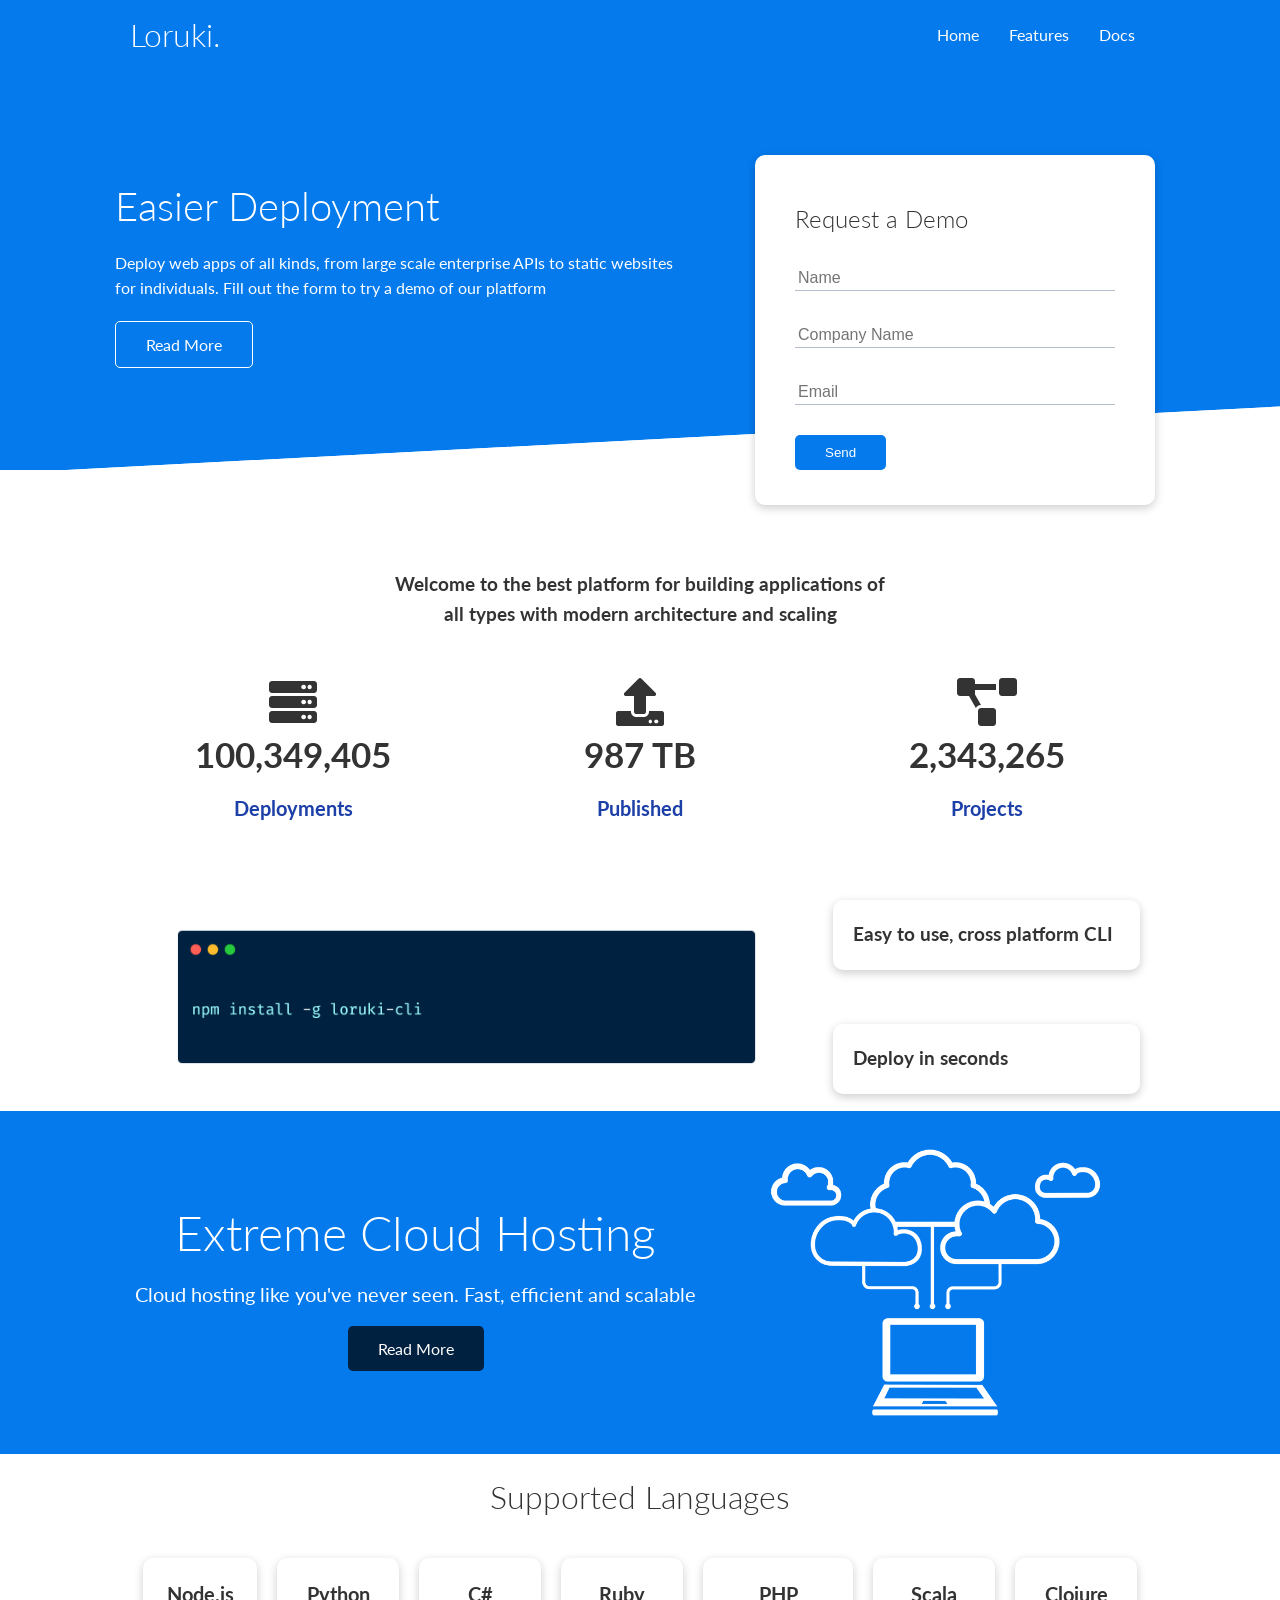
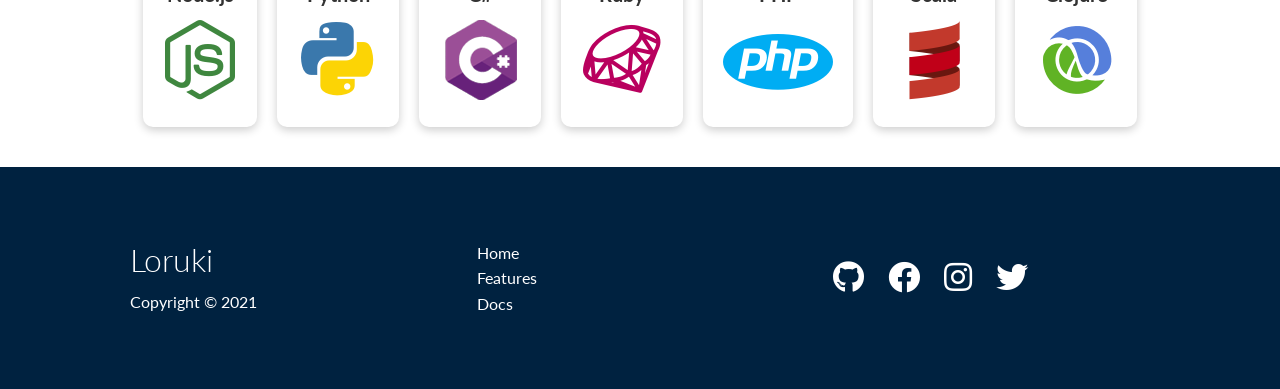
<file: Hosting site/index.html>
<!DOCTYPE html>
<html lang="en">
<head>
    <meta charset="UTF-8">
    <meta name="viewport" content="width=device-width, initial-scale=1.0">
    <link rel="stylesheet" href="https://cdnjs.cloudflare.com/ajax/libs/font-awesome/5.15.1/css/all.min.css" integrity="sha512-+4zCK9k+qNFUR5X+cKL9EIR+ZOhtIloNl9GIKS57V1MyNsYpYcUrUeQc9vNfzsWfV28IaLL3i96P9sdNyeRssA==" crossorigin="anonymous" />
    <link rel="stylesheet" href="css/utilities.css">
    <link rel="stylesheet" href="css/style.css">
    <title>Loruki | Cloud Hosting For Everyone</title>
</head>
<body>
    <!-- Navbar-->
    <div class="navbar">
        <div class="container flex">
            <h1 class="logo">Loruki.</h1>
            <nav>

            </nav>
            <ul>
                <li><a href="index.html">Home</a></li>
                <li><a href="features.html">Features</a></li>
                <li><a href="docs.html">Docs</a></li>
            </ul>
        </div>
    </div>

    <!-- Showcase -->
    <section class="showcase">
        <div class="container grid">
            <div class="showcase-text">
                <h1>Easier Deployment</h1>
                <p>Deploy web apps of all kinds, from large scale enterprise APIs to static websites for individuals. Fill out the form to try a demo of our platform</p>
                <a href="features.html" class="btn btn-outline">Read More</a>
            </div>

            <div class="showcase-form card">
                <h2>Request a Demo</h2>
                <form>
                    <div class="form-control">
                        <input type="text" name="name" placeholder="Name" required>
                    </div>
                    <div class="form-control">
                        <input type="text" name="company" placeholder="Company Name" required>
                    </div>
                    <div class="form-control">
                        <input type="email" name="email" placeholder="Email" required>
                    </div>
                    <input type="submit" value="Send" class="btn btn-primary">
                </form>
            </div>
        </div>
    </section>

    <!-- Stats -->
    <section class="stats">
        <div class="container">
            <h3 class="stats-heading text-center my-1">
                Welcome to the best platform for building applications of all types with modern architecture and scaling
            </h3>

            <div class="grid grid-3 text-center my-4">
                <div>
                    <i class="fas fa-server fa-3x"></i>
                    <h3>100,349,405</h3>
                    <p class="text-secondary">Deployments</p>
                </div>
                <div>
                    <i class="fas fa-upload fa-3x"></i>
                    <h3>987 TB</h3>
                    <p class="text-secondary">Published</p>
                </div>
                <div>
                     <i class="fas fa-project-diagram fa-3x"></i>
                    <h3>2,343,265</h3>
                    <p class="text-secondary">Projects</p></div>
            </div>
        </div>
    </section>

    <!-- Cli -->
    <section class="cli">
        <div class="container grid">
            <img src="images/cli.png" alt="">
            <div class="card">
                <h3>Easy to use, cross platform CLI</h3>
            </div>
            <div class="card">
                <h3>Deploy in seconds</h3>
            </div>
        </div>
    </section>

    <!-- Cloud -->
    <section class="cloud bg-primary my2 py-2">
        <div class="container grid">
            <div class="text-center">
                <h2 class="lg">Extreme Cloud Hosting</h2>
                <p class="lead my-1">Cloud hosting like you've never seen. Fast, efficient and scalable</p>
                <a href="features.html" class="btn btn-dark">Read More</a>
            </div>
            <img src="images/cloud.png" alt="">
        </div>
    </section>

    <!-- Languages -->
    <section class="languages">
        <h2 class="md text-center my-2">
            Supported Languages
        </h2>
        <div class="container flex">
            <div class="card">
                <h4>Node.js</h4>
                <img src="images/logos/node.png" alt="">
            </div>
            <div class="card">
                <h4>Python</h4>
                <img src="images/logos/python.png" alt="">
              </div>
              <div class="card">
                <h4>C#</h4>
                <img src="images/logos/csharp.png" alt="">
              </div>
              <div class="card">
                <h4>Ruby</h4>
                <img src="images/logos/ruby.png" alt="">
              </div>
              <div class="card">
                <h4>PHP</h4>
                <img src="images/logos/php.png" alt="">
              </div>
              <div class="card">
                <h4>Scala</h4>
                <img src="images/logos/scala.png" alt="">
              </div>
              <div class="card">
                <h4>Clojure</h4>
                <img src="images/logos/clojure.png" alt="">
              </div>
        </div>
    </section>

    <!-- Footer -->
    <footer class="footer bg-dark py-5">
        <div class="container grid grid-3">
            <div>
                <h1>Loruki</h1>
                <p>Copyright &copy; 2021</p>
            </div>
            <nav>
                <ul>
                    <li><a href="index.html">Home</a></li>
                    <li><a href="features.html">Features</a></li>
                    <li><a href="docs.html">Docs</a></li>
                </ul>
            </nav>
            <div class="social">
                <a href="#"><i class="fab fa-github fa-2x"></i></a>
                <a href="#"><i class="fab fa-facebook fa-2x"></i></a>
                <a href="#"><i class="fab fa-instagram fa-2x"></i></a>
                <a href="#"><i class="fab fa-twitter fa-2x"></i></a>
            </div>
        </div>
    </footer>
</body>
</html>
</file>
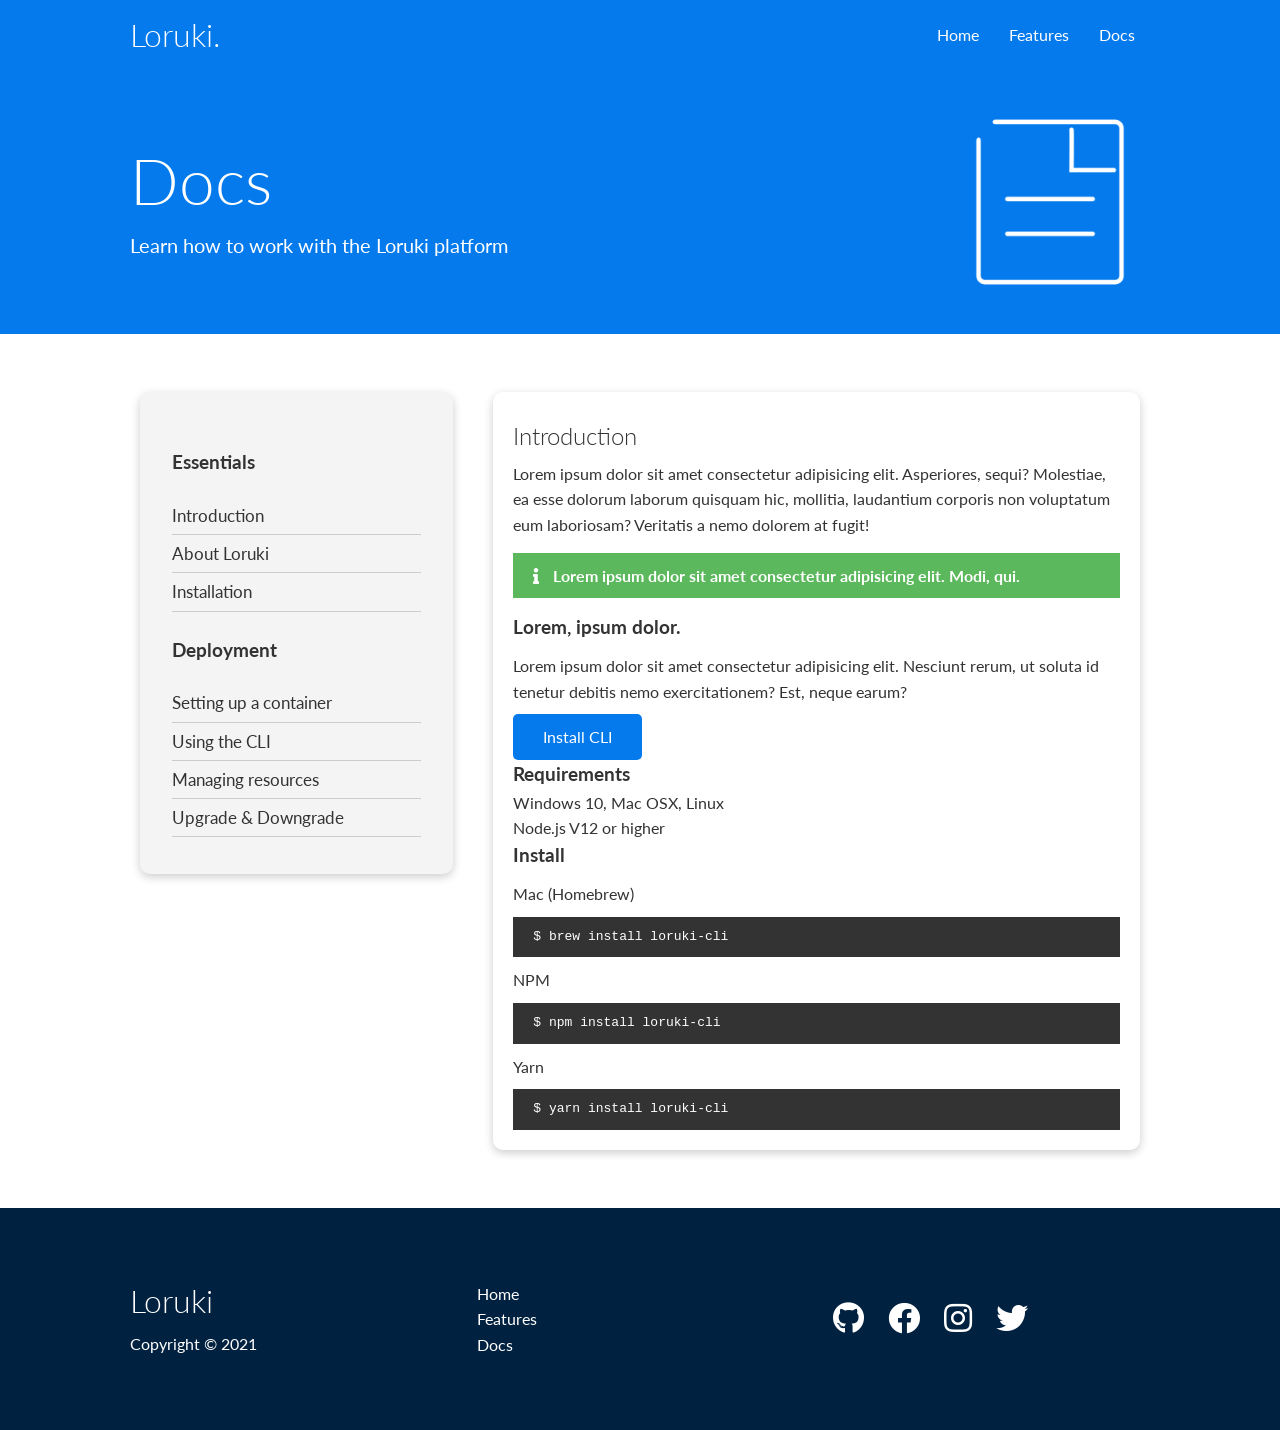
<file: Hosting site/docs.html>
<!DOCTYPE html>
<html lang="en">
<head>
    <meta charset="UTF-8">
    <meta name="viewport" content="width=device-width, initial-scale=1.0">
    <link rel="stylesheet" href="https://cdnjs.cloudflare.com/ajax/libs/font-awesome/5.15.1/css/all.min.css" integrity="sha512-+4zCK9k+qNFUR5X+cKL9EIR+ZOhtIloNl9GIKS57V1MyNsYpYcUrUeQc9vNfzsWfV28IaLL3i96P9sdNyeRssA==" crossorigin="anonymous" />
    <link rel="stylesheet" href="css/utilities.css">
    <link rel="stylesheet" href="css/style.css">
    <title>Loruki | Cloud Hosting For Everyone</title>
</head>
<body>
    <!-- Navbar-->
    <div class="navbar">
        <div class="container flex">
            <h1 class="logo">Loruki.</h1>
            <nav>

            </nav>
            <ul>
                <li><a href="index.html">Home</a></li>
                <li><a href="features.html">Features</a></li>
                <li><a href="docs.html">Docs</a></li>
            </ul>
        </div>
    </div>
    <!-- Head -->
    <section class="docs-head bg-primary py-3">
        <div class="container grid">
            <div>
                <h1 class="xl">Docs</h1>
                <p class="lead">Learn how to work with the Loruki platform
                </p>
            </div>
            <img src="images/docs.png" alt="">
        </div>
    </section>

    <!-- Docs main-->
    <section class="docs-main my-4">
        <div class="container grid">
            <div class="card bg-light p-3">
                <h3 class="my-2">Essentials</h3>
                <nav>
                    <ul>
                        <li><a href="#">Introduction</a></li>
                        <li><a href="#">About Loruki</a></li>
                        <li><a href="#">Installation</a></li>
                    </ul>
                </nav>

                <h3 class="my-2">Deployment</h3>
                <nav>
                    <ul>
                        <li><a href="#">Setting up a container</a></li>
                        <li><a href="#">Using the CLI</a></li>
                        <li><a href="#">Managing resources</a></li>
                        <li><a href="#">Upgrade & Downgrade</a></li>
                    </ul>
                </nav>
            </div>
            <div class="card">
                <h2>Introduction</h2>
                <p>Lorem ipsum dolor sit amet consectetur adipisicing elit. Asperiores, sequi? Molestiae, ea esse dolorum laborum quisquam hic, mollitia, laudantium corporis non voluptatum eum laboriosam? Veritatis a nemo dolorem at fugit!</p>
                <div class="alert alert-success">
                    <i class="fas fa-info"></i>
                    Lorem ipsum dolor sit amet consectetur adipisicing elit. Modi, qui.
                </div>
                <h3>Lorem, ipsum dolor.</h3>
                <p>Lorem ipsum dolor sit amet consectetur adipisicing elit. Nesciunt rerum, ut soluta id tenetur debitis nemo exercitationem? Est, neque earum?</p>
                <a href="#" class="btn btn-primary">Install CLI</a>

                <h3>Requirements</h3>
                <ul>
                    <li>Windows 10, Mac OSX, Linux</li>
                    <li>Node.js V12 or higher</li>
                </ul>

                <h3>Install</h3>
                <p>Mac (Homebrew)</p>
                <pre><code>$ brew install loruki-cli</code></pre>
                <p>NPM</p>
                <pre><code>$ npm install loruki-cli</code></pre>
                <p>Yarn</p>
                <pre><code>$ yarn install loruki-cli</code></pre>
            </div>
        </div>
    </section>

    <!-- Footer -->
    <footer class="footer bg-dark py-5">
        <div class="container grid grid-3">
            <div>
                <h1>Loruki</h1>
                <p>Copyright &copy; 2021</p>
            </div>
            <nav>
                <ul>
                    <li><a href="index.html">Home</a></li>
                    <li><a href="features.html">Features</a></li>
                    <li><a href="docs.html">Docs</a></li>
                </ul>
            </nav>
            <div class="social">
                <a href="#"><i class="fab fa-github fa-2x"></i></a>
                <a href="#"><i class="fab fa-facebook fa-2x"></i></a>
                <a href="#"><i class="fab fa-instagram fa-2x"></i></a>
                <a href="#"><i class="fab fa-twitter fa-2x"></i></a>
            </div>
        </div>
    </footer>
</body>
</html>
</file>
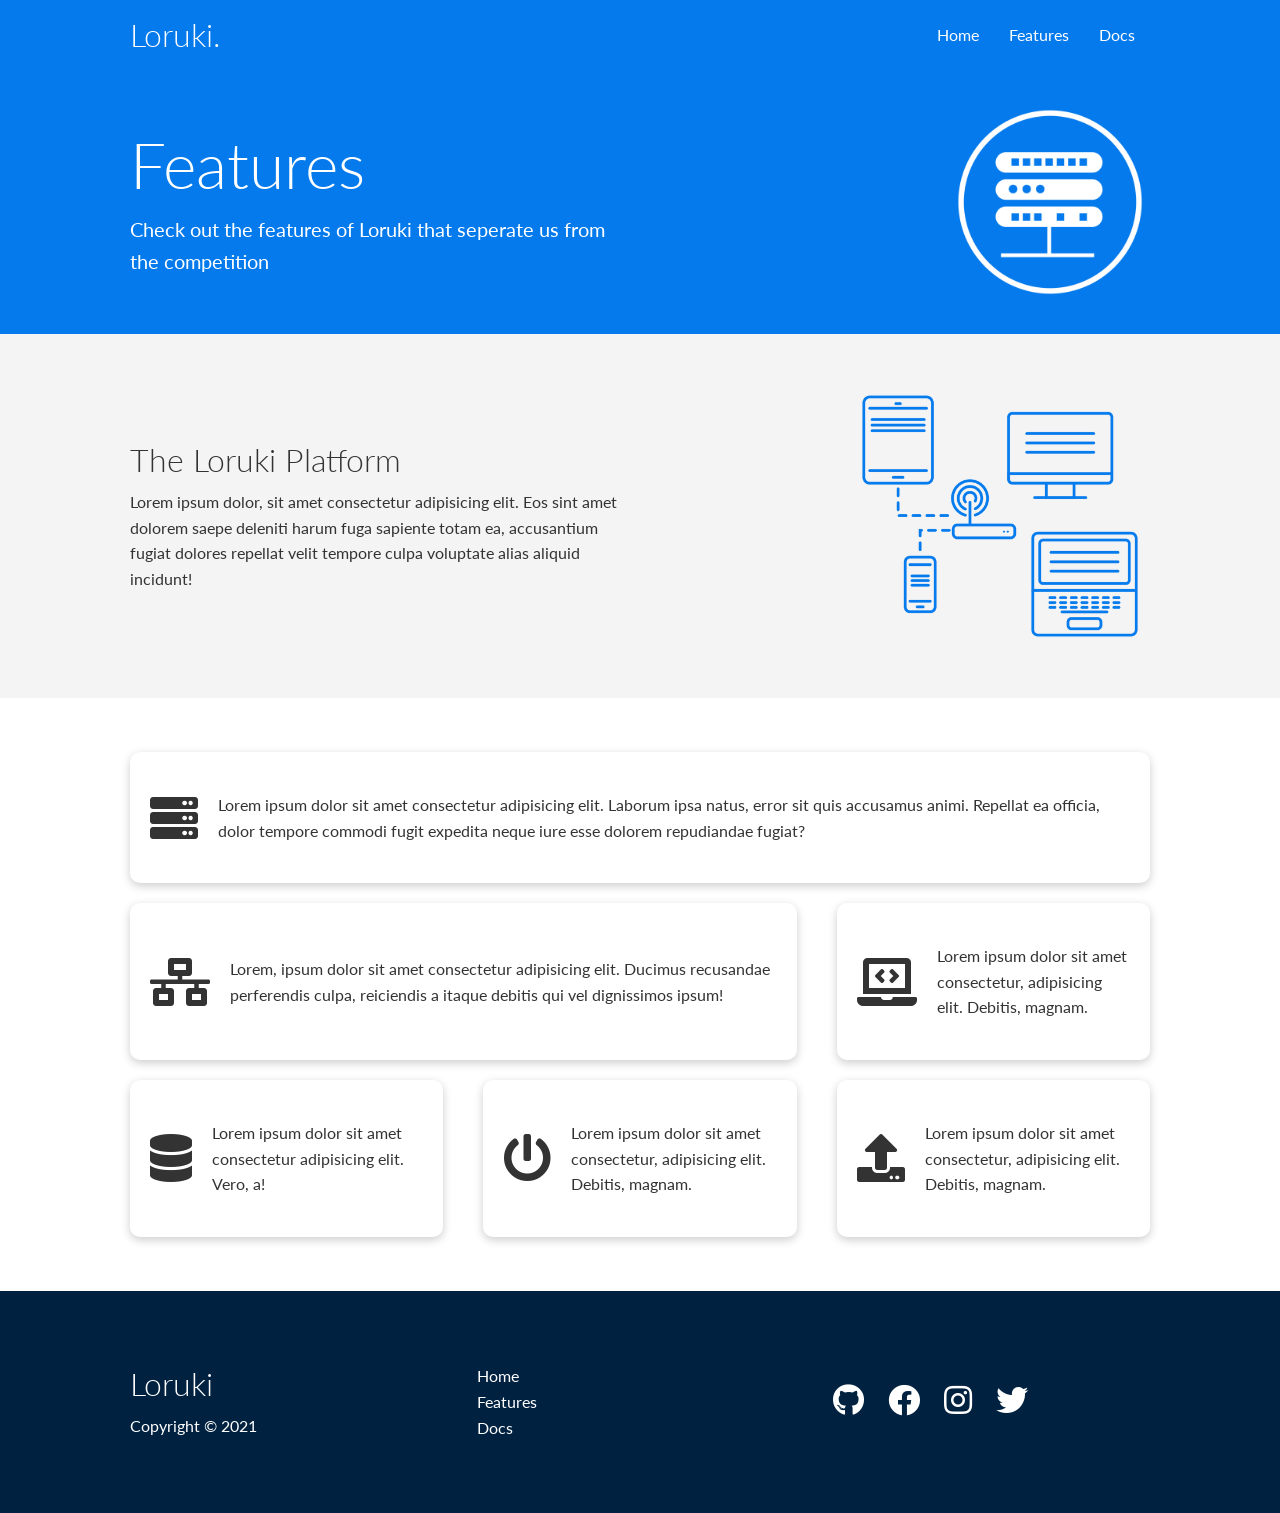
<file: Hosting site/features.html>
<!DOCTYPE html>
<html lang="en">
<head>
    <meta charset="UTF-8">
    <meta name="viewport" content="width=device-width, initial-scale=1.0">
    <link rel="stylesheet" href="https://cdnjs.cloudflare.com/ajax/libs/font-awesome/5.15.1/css/all.min.css" integrity="sha512-+4zCK9k+qNFUR5X+cKL9EIR+ZOhtIloNl9GIKS57V1MyNsYpYcUrUeQc9vNfzsWfV28IaLL3i96P9sdNyeRssA==" crossorigin="anonymous" />
    <link rel="stylesheet" href="css/utilities.css">
    <link rel="stylesheet" href="css/style.css">
    <title>Loruki | Cloud Hosting For Everyone</title>
</head>
<body>
    <!-- Navbar-->
    <div class="navbar">
        <div class="container flex">
            <h1 class="logo">Loruki.</h1>
            <nav>

            </nav>
            <ul>
                <li><a href="index.html">Home</a></li>
                <li><a href="features.html">Features</a></li>
                <li><a href="docs.html">Docs</a></li>
            </ul>
        </div>
    </div>
    <!-- Head -->
    <section class="features-head bg-primary py-3">
        <div class="container grid">
            <div>
                <h1 class="xl">Features</h1>
                <p class="lead">Check out the features of Loruki that seperate us from the competition
                </p>
            </div>
            <img src="images/server.png" alt="">
        </div>
    </section>

    <!-- Sub head -->
    <section class="features-sub-head bg-light py-3">
        <div class="container grid">
            <div>
                <h1 class="md">The Loruki Platform</h1>
                <p>Lorem ipsum dolor, sit amet consectetur adipisicing elit. Eos sint amet dolorem saepe deleniti harum fuga sapiente totam ea, accusantium fugiat dolores repellat velit tempore culpa voluptate alias aliquid incidunt!
                </p>
            </div>
            <img src="images/server2.png" alt="">
        </div>
    </section>

    <section class="features-main my-2">
        <div class="container grid grid-3">
            <div class="card flex">
                <i class="fas fa-server fa-3x"></i>
                    <p>Lorem ipsum dolor sit amet consectetur adipisicing elit. Laborum ipsa natus, error sit quis accusamus animi. Repellat ea officia, dolor tempore commodi fugit expedita neque iure esse dolorem repudiandae fugiat?</p>
            </div>
            <div class="card flex">
                <i class="fas fa-network-wired fa-3x"></i>
                <p>
                    Lorem, ipsum dolor sit amet consectetur adipisicing elit. Ducimus
                    recusandae perferendis culpa, reiciendis a itaque debitis qui vel
                    dignissimos ipsum!
                </p>
            </div>
            <div class="card flex">
                <i class="fas fa-laptop-code fa-3x"></i>
                <p>
                    Lorem ipsum dolor sit amet consectetur, adipisicing elit. Debitis,
                    magnam.
                </p>
            </div>
            <div class="card flex">
                <i class="fas fa-database fa-3x"></i>
                <p>
                    Lorem ipsum dolor sit amet consectetur adipisicing elit. Vero, a!
                </p>
            </div>
            <div class="card flex">
                <i class="fas fa-power-off fa-3x"></i>
                <p>
                    Lorem ipsum dolor sit amet consectetur, adipisicing elit. Debitis,
                    magnam.
                </p>
            </div>
            <div class="card flex">
                <i class="fas fa-upload fa-3x"></i>
                <p>
                    Lorem ipsum dolor sit amet consectetur, adipisicing elit. Debitis,
                    magnam.
                </p>
            </div>
        </div>
    </section>

    <!-- Footer -->
    <footer class="footer bg-dark py-5">
        <div class="container grid grid-3">
            <div>
                <h1>Loruki</h1>
                <p>Copyright &copy; 2021</p>
            </div>
            <nav>
                <ul>
                    <li><a href="index.html">Home</a></li>
                    <li><a href="features.html">Features</a></li>
                    <li><a href="docs.html">Docs</a></li>
                </ul>
            </nav>
            <div class="social">
                <a href="#"><i class="fab fa-github fa-2x"></i></a>
                <a href="#"><i class="fab fa-facebook fa-2x"></i></a>
                <a href="#"><i class="fab fa-instagram fa-2x"></i></a>
                <a href="#"><i class="fab fa-twitter fa-2x"></i></a>
            </div>
        </div>
    </footer>
</body>
</html>
</file>
<file: Hosting site/css/utilities.css>
/* Utilities */
.container{
    max-width:1100px;
    margin:0 auto;
    overflow:auto;
    padding:0 40px;
}

.card{
    background-color:#fff;
    color: #333;
    border-radius:10px;
    box-shadow:0 3px 10px rgba(0,0,0,0.2);
    padding:20px;
    margin:10px;
}

.btn{
    display: inline-block;
    padding:10px 30px;
    cursor: pointer;
    background: var(--primary-color);
    color: #fff;
    border:none;
    border-radius:5px;
}

.btn-outline{
    background-color:transparent;
    border:1px #fff solid;
}

.btn:hover{
    transform:scale(0.98);
}

/* Backgrounds & colored buttons */
.bg-primary,
.btn-primary{
    background-color:var(--primary-color);
    color: #fff;
}

.bg-secondary,
.btn-secondary{
    background-color:var(--secondary-color);
    color: #fff;
}

.bg-dark,
.btn-dark{
    background-color:var(--dark-color);
    color: #fff;
}

.bg-light,
.btn-light{
    background-color:var(--light-color);
    color: #333;
}

.bg-primary a,
.btn-primary a,
.bg-secondary a,
.btn-secondary a,
.bg-dark a,
.btn-dark a {
    color: #fff;
}

/* Text color */

.text-primary{
    color:var(--primary-color);
}

.text-secondary{
    color:var(--secondary-color);
}

.text-dark{
    color:var(--dark-color);
}

.text-light{
    color:var(--light-color);
}

/* Text size */
.lead {
    font-size: 20px;
}

.sm{
    font-size:1rem;
}

.md{
    font-size:2rem;
}

.lg{
    font-size:3rem;
}

.xl{
    font-size:4rem;
}
.text-center{
    text-align:center;
}

/* Aler */
.alert{
    background-color: var(--light-color);
    padding: 10px 20px;
    font-weight:bold;
    margin: 15px 0;
}

.alert i{
    margin-right:10px;
}

.alert-success{
    background-color: var(--success-color);
    color: #fff;
}

.alert-error{
    background-color: var(--error-color);
    color: #fff;
}

.flex{
    display:flex;
    justify-content:center;
    align-items:center;
    height:100%;
}

.grid{
    display:grid;
    grid-template-columns: repeat(2, 1fr);
    gap:20px;
    justify-content:center;
    align-items:center;
    height:100%;
}

.grid-3{
    grid-template-columns: repeat(3, 1fr);
}

/* Margin */
.my-1{
    margin: 1rem 0 ;
}

.my-2{
    margin: 1.5rem 0 ;
}

.my-3{
    margin: 2rem 0 ;
}

.my-4{
    margin: 3rem 0 ;
}

.my-5{
    margin: 4rem 0 ;
}

.m-1{
    margin: 1rem;
}

.m-2{
    margin: 1.5rem;
}

.m-3{
    margin: 2rem;
}

.m-4{
    margin: 3rem;
}

.m-5{
    margin: 4rem;
}

/* Paddin */

.py-1{
    padding: 1rem 0 ;
}

.py-2{
    padding: 1.5rem 0 ;
}

.py-3{
    padding: 2rem 0 ;
}

.py-4{
    padding: 3rem 0 ;
}

.py-5{
    padding: 4rem 0 ;
}

.p-1{
    padding: 1rem;
}

.p-2{
    padding: 1.5rem;
}

.p-3{
    padding: 2rem;
}

.p-4{
    padding: 3rem;
}

.p-5{
    padding: 4rem;
}
</file>
<file: Hosting site/css/style.css>
@import url('https://fonts.googleapis.com/css2?family=Lato:wght@300&display=swap');

:root{
    --primary-color:#047aed;
    --secondary-color:#1c3fa8;
    --dark-color:#002240;
    --light-color:#f4f4f4;
    --success-color: #5cb85c;
    --error-color: #d9534f;
}
*{
    box-sizing:border-box;
    padding:0;
    margin:0;
}

body{
    font-family: 'Lato', sans-serif;
    color:#333;
    line-height:1.6;
}

ul{
    list-style-type:none;
}

a{
    text-decoration:none;
    color:#333;
}

h1, h2{
    font-weight:300;
    line-height:1.2;
    margin:10px 0;
}

p{
    margin:10px 0;
}

img{
    width:100%;
}

code, pre{
    background: #333;
    color: #fff;
    padding:10px;
}

.navbar{
    background-color: var(--primary-color);
    color:#fff;
    height:70px;
}

.navbar ul{
    display:flex;
}

.navbar a{
    color: #fff;
    padding:10px;
    margin: 0 5px;
}

.navbar a:hover{
    border-bottom:2px #fff solid;
}
.navbar .flex{
    justify-content:space-between;
}

/* Showcase */
.showcase{
    height:400px;
    background-color:var(--primary-color);
    color: #fff;
    position:relative;

}

.showcase h1{
    font-size: 40px;
}

.showcase p{
    margin:20px 0;
}

.showcase .grid{
    overflow:visible;
    grid-template-columns: 55% 45%;
    gap:30px;
}

.showcase-text{
    animation: slideInFromLeft 1s ease-in;
}

.showcase-form{
    position:relative;
    top:60px;
    height:350px;
    width:400px;
    padding: 40px;
    z-index:100;
    justify-self: flex-end;
    animation: slideInFromRight 1s ease-in;
}

.showcase-form .form-control{
    margin:30px 0;
}

.showcase-form input[type='text'],
.showcase-form input[type='email']{
    border:0;
    border-bottom: 1px solid #b4becb;
    width:100%;
    padding:3px;
    font-size: 16px;
}

.showcase-form input:focus{
    outline:none;
}

.showcase::before,
.showcase::after{
    content:'';
    position: absolute;
    height: 100px;
    bottom: -70px;
    right:0;
    left:0;
    background: #fff;
    transform: skewY(-3deg);
    -webkit-transform: skewY(-3deg);
    -moz-transform: skewY(-3deg);
    -ms-transform: skewY(-3deg);
}

/* Stats */
.stats{
    padding-top: 100px;
    animation: slideInFromBottom 1s ease-in;
}

.stats-heading{
    max-width:500px;
    margin:auto;
}

.stats .grid h3{
    font-size: 35px;
}

.stats .grid p{
    font-size:20px;
    font-weight:bold;
}

/* Cli */
.cli .grid{
    grid-template-columns: repeat(3, 1fr);
    grid-template-rows: repeat(2, 1fr);
}

.cli .grid > *:first-child{
    grid-column: 1 / span 2;
    grid-row: 1 / span 2;
}

/* Cloud */
.cloud .grid{
    grid-template-columns: 4fr 3fr;
}

/* Languages */
.languages .flex{
    flex-wrap: wrap;
}

.languages .card{
    text-align:center;
    margin: 18px 10px 40px;
    transition: transform 0.2s ease-in;
}

.languages .card h4{
    font-size: 20px;
    margin-bottom: 10px;
}

.languages .card:hover{
    transform:translateY(-15px);
}

/* Docs */
.docs-main h3{
    .margin: 20px 0;
}

.docs-main .grid{
    grid-template-columns: 1fr 2fr;
    align-items:flex-start;
}

.docs-main nav li{
    font-size:17px;
    padding-bottom:5px;
    margin-bottom: 5px;
    border-bottom:1px #ccc solid;
}

.docs-main a:hover{
    font-weight:bold;
}
/* Features */
.features-head img,
.docs-head img{
    width: 200px;
    justify-self:flex-end;
}

.features-sub-head img {
    width: 300px;
    justify-self:flex-end;
}

.features-main .card > i{
    margin-right:20px;
}

.features-main .grid{
    padding: 30px;
}

.features-main .grid > *:first-child{
    grid-column:1 / span 3;
}

.features-main .grid > *:nth-child(2){
    grid-column:1 / span 2;
}

/* Footer */
.footer .social a {
    margin: 0 10px;
}

/* Animations */
@keyframes slideInFromLeft{
    0%{
        transform: translateX(-100%);
    }

    100%{
        transform: translateX(0);
    }
}

@keyframes slideInFromRight{
    0%{
        transform: translateX(100%);
    }

    100%{
        transform: translateX(0);
    }
}

@keyframes slideInFromTop{
    0%{
        transform: translateY(-100%);
    }

    100%{
        transform: translateX(0);
    }
}

@keyframes slideInFromBottom{
    0%{
        transform: translateY(100%);
    }

    100%{
        transform: translateX(0);
    }
}

/* Tablets and under */
@media(max-width: 768px) {
    .grid,
    .showcase .grid,
    .stats .grid,
    .cli .grid,
    .cloud .grid,
    .features-main .grid,
    .docs-main .grid {
        grid-template-columns: 1fr;
        grid-template-rows: 1fr;
    }
    
    .showcase {
        height:auto;

    }

    .showcase-text{
        text-align:center;
        margin-top:40px;
        animation: slideInFromTop 1s ease-in;
    }

    .showcase-form{
        justify-self: center;
        margin: auto;
        animation: slideInFromBottom 1s ease-in;
    }
    .cli .grid > *:first-child{
        grid-column: 1;
        grid-row: 1;
    }

    .features-head,
    .features-sub-head,
    .docs-head{
        text-align: center;
    }

    .features-head img,
    .features-sub-head img,
    .docs-head img{
        justify-self: center;
    }

    .features-main .grid > *:first-child,
    .features-main .grid > *:nth-child(2){
        grid-column:1;
    }
    
}

/* Mobile */
@media(max-width:500px){
    .navbar {
        height:110px;
    }

    .navbar .flex{
        flex-direction: column;
    }

    .navbar ul{
        padding:10px;
        background-color: rgba(0, 0, 0, 0.1);
    }
}
</file>
